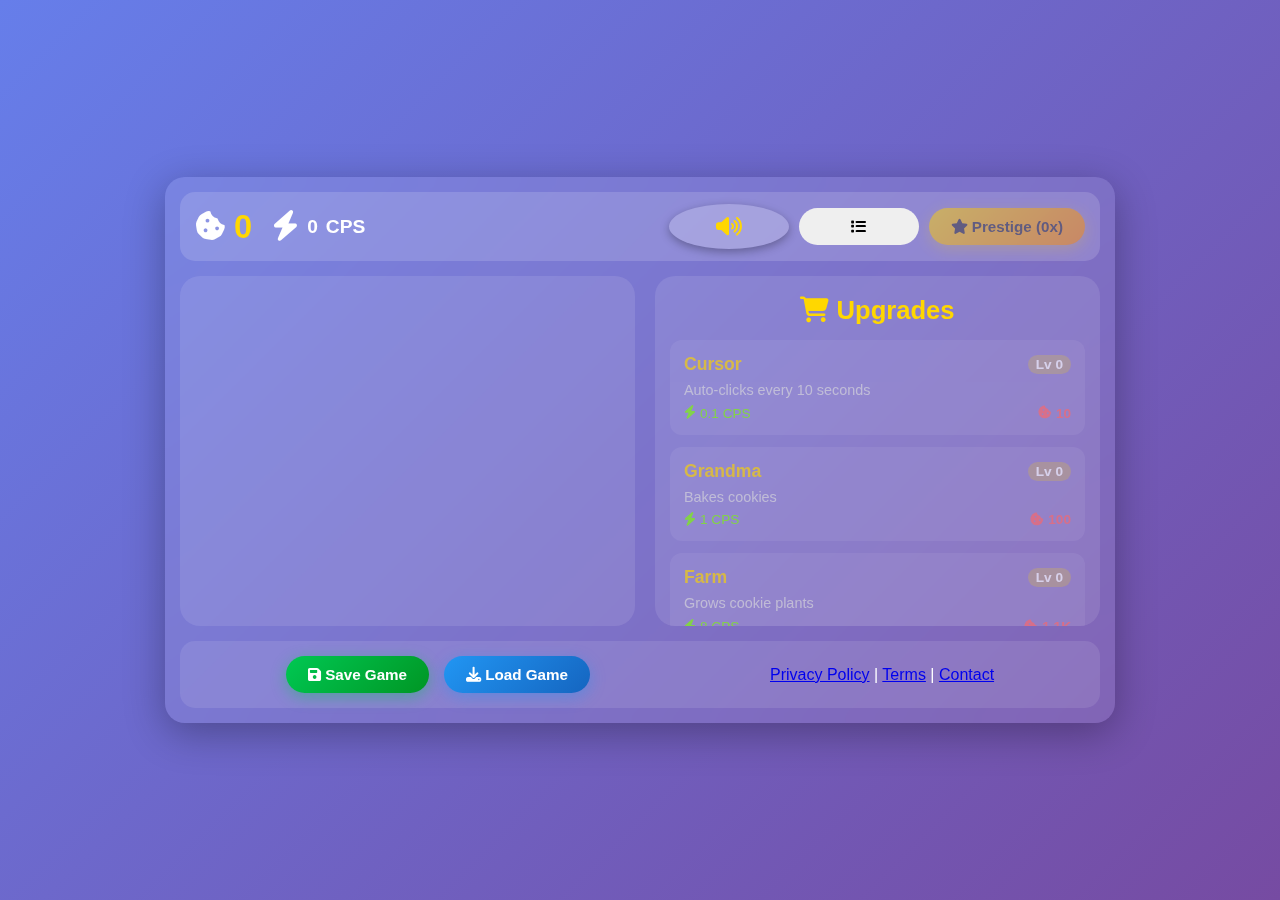
<file: index.html>
<!DOCTYPE html>
<html lang="en">
<head>
    <meta charset="UTF-8">
    <meta name="viewport" content="width=device-width, initial-scale=1.0">
    <title>Smashing Cookie - Idle Game</title>
    <link rel="stylesheet" href="style.css">
    <link rel="stylesheet" href="https://cdnjs.cloudflare.com/ajax/libs/font-awesome/6.4.0/css/all.min.css">
</head>
<body>
    <div class="game-container">
        <!-- Header Stats -->
        <div class="header">
            <div class="stats">
                <div class="stat-item">
                    <i class="fas fa-cookie-bite"></i>
                    <span id="cookie-count">0</span>
                </div>
                <div class="stat-item">
                    <i class="fas fa-bolt"></i>
                    <span id="cps">0</span> CPS
                </div>
            </div>
            <div class="header-buttons">
                <button class="btn btn-sound" id="sound-btn">
                    <i class="fas fa-volume-up"></i>
                </button>
                <button class="btn btn-toggle" id="number-toggle">
                    <i class="fas fa-list"></i>
                </button>
                <button class="btn btn-prestige" id="prestige-btn">
                    <i class="fas fa-star"></i> Prestige (0x)
                </button>
            </div>
        </div>

        <!-- Main Game Area -->
        <div class="main-game">
            <!-- Cookie Clicker -->
            <div class="cookie-area" id="cookie-clicker">
                <div class="cookie-container">
                    <div class="cookie">
                        <!-- REALISTIC CHOCOLATE CHIP COOKIE SVG -->
                        <svg class="custom-cookie" viewBox="0 0 200 200" xmlns="http://www.w3.org/2000/svg">
                            <defs>
                                <radialGradient id="cookieGrad" cx="35%" cy="35%" r="75%">
                                    <stop offset="0%" stop-color="#E6C9A8" />
                                    <stop offset="40%" stop-color="#D4A76A" />
                                    <stop offset="75%" stop-color="#B8864E" />
                                    <stop offset="100%" stop-color="#8B5E3C" />
                                </radialGradient>
                                <radialGradient id="chipGrad" cx="30%" cy="30%" r="80%">
                                    <stop offset="0%" stop-color="#6D4C41" />
                                    <stop offset="100%" stop-color="#3E2723" />
                                </radialGradient>
                                <filter id="cookieGlow" x="-50%" y="-50%" width="200%" height="200%">
                                    <feGaussianBlur stdDeviation="4" result="blur"/>
                                    <feFlood flood-color="#FFD700" flood-opacity="0.4" result="glow"/>
                                    <feComposite in="glow" in2="blur" operator="in" result="softGlow"/>
                                    <feBlend in="SourceGraphic" in2="softGlow" mode="screen"/>
                                </filter>
                            </defs>
                            
                            <!-- CRUMBLES -->
                            <circle cx="35" cy="105" r="3" fill="#B8864E" opacity="0.8" />
                            <circle cx="42" cy="135" r="2.5" fill="#B8864E" opacity="0.7" />
                            <circle cx="165" cy="85" r="3.5" fill="#B8864E" opacity="0.8" />
                            <circle cx="155" cy="145" r="2" fill="#B8864E" opacity="0.7" />
                            <circle cx="95" cy="185" r="3" fill="#B8864E" opacity="0.8" />
                            
                            <!-- IRREGULAR COOKIE BODY -->
                            <path d="M 100 20 
                                     C 135 25, 165 45, 180 75 
                                     C 192 105, 188 138, 170 162 
                                     C 152 185, 122 195, 90 192 
                                     C 58 190, 30 175, 20 145 
                                     C 8 115, 12 80, 30 55 
                                     C 45 30, 70 18, 100 20 Z" 
                                  fill="url(#cookieGrad)" filter="url(#cookieGlow)" />
                            
                            <!-- TEXTURE CRACKS -->
                            <path d="M 60 70 C 75 65, 85 75, 100 80 C 115 85, 125 80, 140 85" 
                                  stroke="#8B5E3C" stroke-width="2.5" fill="none" opacity="0.6" stroke-linecap="round" />
                            <path d="M 70 110 C 85 118, 95 115, 110 118 C 125 121, 135 118, 145 110" 
                                  stroke="#8B5E3C" stroke-width="2" fill="none" opacity="0.5" stroke-linecap="round" />
                            <path d="M 85 50 C 92 58, 100 60, 108 58 C 116 56, 122 50, 125 45" 
                                  stroke="#8B5E3C" stroke-width="1.8" fill="none" opacity="0.5" stroke-linecap="round" />
                            <path d="M 55 130 C 65 135, 75 138, 85 135 C 95 132, 100 125, 105 120" 
                                  stroke="#8B5E3C" stroke-width="2" fill="none" opacity="0.4" stroke-linecap="round" />
                            
                            <!-- 9 IRREGULAR CHOCOLATE CHIPS -->
                            <ellipse cx="60" cy="75" rx="9" ry="7" fill="url(#chipGrad)" transform="rotate(-15 60 75)" />
                            <ellipse cx="95" cy="55" rx="8" ry="10" fill="url(#chipGrad)" transform="rotate(10 95 55)" />
                            <ellipse cx="135" cy="75" rx="10" ry="8" fill="url(#chipGrad)" transform="rotate(-25 135 75)" />
                            <ellipse cx="150" cy="110" rx="9" ry="9" fill="url(#chipGrad)" transform="rotate(5 150 110)" />
                            <ellipse cx="130" cy="145" rx="8" ry="11" fill="url(#chipGrad)" transform="rotate(-10 130 145)" />
                            <ellipse cx="95" cy="160" rx="11" ry="8" fill="url(#chipGrad)" transform="rotate(15 95 160)" />
                            <ellipse cx="60" cy="140" rx="7" ry="9" fill="url(#chipGrad)" transform="rotate(-20 60 140)" />
                            <ellipse cx="45" cy="105" rx="10" ry="7" fill="url(#chipGrad)" transform="rotate(8 45 105)" />
                            <ellipse cx="110" cy="100" rx="9" ry="8" fill="url(#chipGrad)" transform="rotate(-5 110 100)" />
                            
                            <!-- MELTED CHIP HIGHLIGHTS -->
                            <ellipse cx="63" cy="73" rx="3" ry="2" fill="white" opacity="0.4" transform="rotate(-15 63 73)" />
                            <ellipse cx="138" cy="72" rx="3" ry="2" fill="white" opacity="0.3" transform="rotate(-25 138 72)" />
                            <ellipse cx="98" cy="157" rx="3" ry="2" fill="white" opacity="0.4" transform="rotate(15 98 157)" />
                            
                            <!-- SHINE HIGHLIGHT -->
                            <ellipse cx="85" cy="75" rx="28" ry="18" fill="white" opacity="0.25" transform="rotate(-25 85 75)" />
                            <ellipse cx="90" cy="80" rx="12" ry="8" fill="white" opacity="0.35" transform="rotate(-25 90 80)" />
                        </svg>
                    </div>
                    <div class="floating-cookies" id="floating-cookies"></div>
                </div>
            </div>

            <!-- Upgrades Panel -->
            <div class="upgrades-panel">
                <h2><i class="fas fa-shopping-cart"></i> Upgrades</h2>
                <div id="upgrades-list"></div>
            </div>
        </div> <!-- END MAIN-GAME -->

        <!-- ✅ FIXED: AD SLOT BELOW MAIN CONTENT (FULL WIDTH) -->
        <div class="ad-slot">
            <script async="async" data-cfasync="false" src="https://pl28691991.effectivegatecpm.com/6863120c4465d18b9dec62bda6e95bc6/invoke.js"></script>
            <div id="container-6863120c4465d18b9dec62bda6e95bc6"></div>
        </div>

        <!-- Footer -->
        <div class="footer">
            <button class="btn btn-save" id="save-btn">
                <i class="fas fa-save"></i> Save Game
            </button>
            <button class="btn btn-load" id="load-btn">
                <i class="fas fa-download"></i> Load Game
            </button>
            <span id="save-status"></span>
            
            <!-- Legal links -->
            <div class="legal-links">
                <a href="privacy-policy.html" target="_blank">Privacy Policy</a> |
                <a href="terms.html" target="_blank">Terms</a> |
                <a href="contact.html" target="_blank">Contact</a>
            </div>
        </div>
    </div>

    <script src="game.js"></script>
    <!-- Privacy-friendly analytics by Plausible -->
    <script async src="https://plausible.io/js/pa-9hrYGZviKbBUTfP8gAKfy.js"></script>
    <script>
    window.plausible=window.plausible||function(){(plausible.q=plausible.q||[]).push(arguments)},plausible.init=plausible.init||function(i){plausible.o=i||{}};
    plausible.init()
    </script>
</body>
</html>
</file>
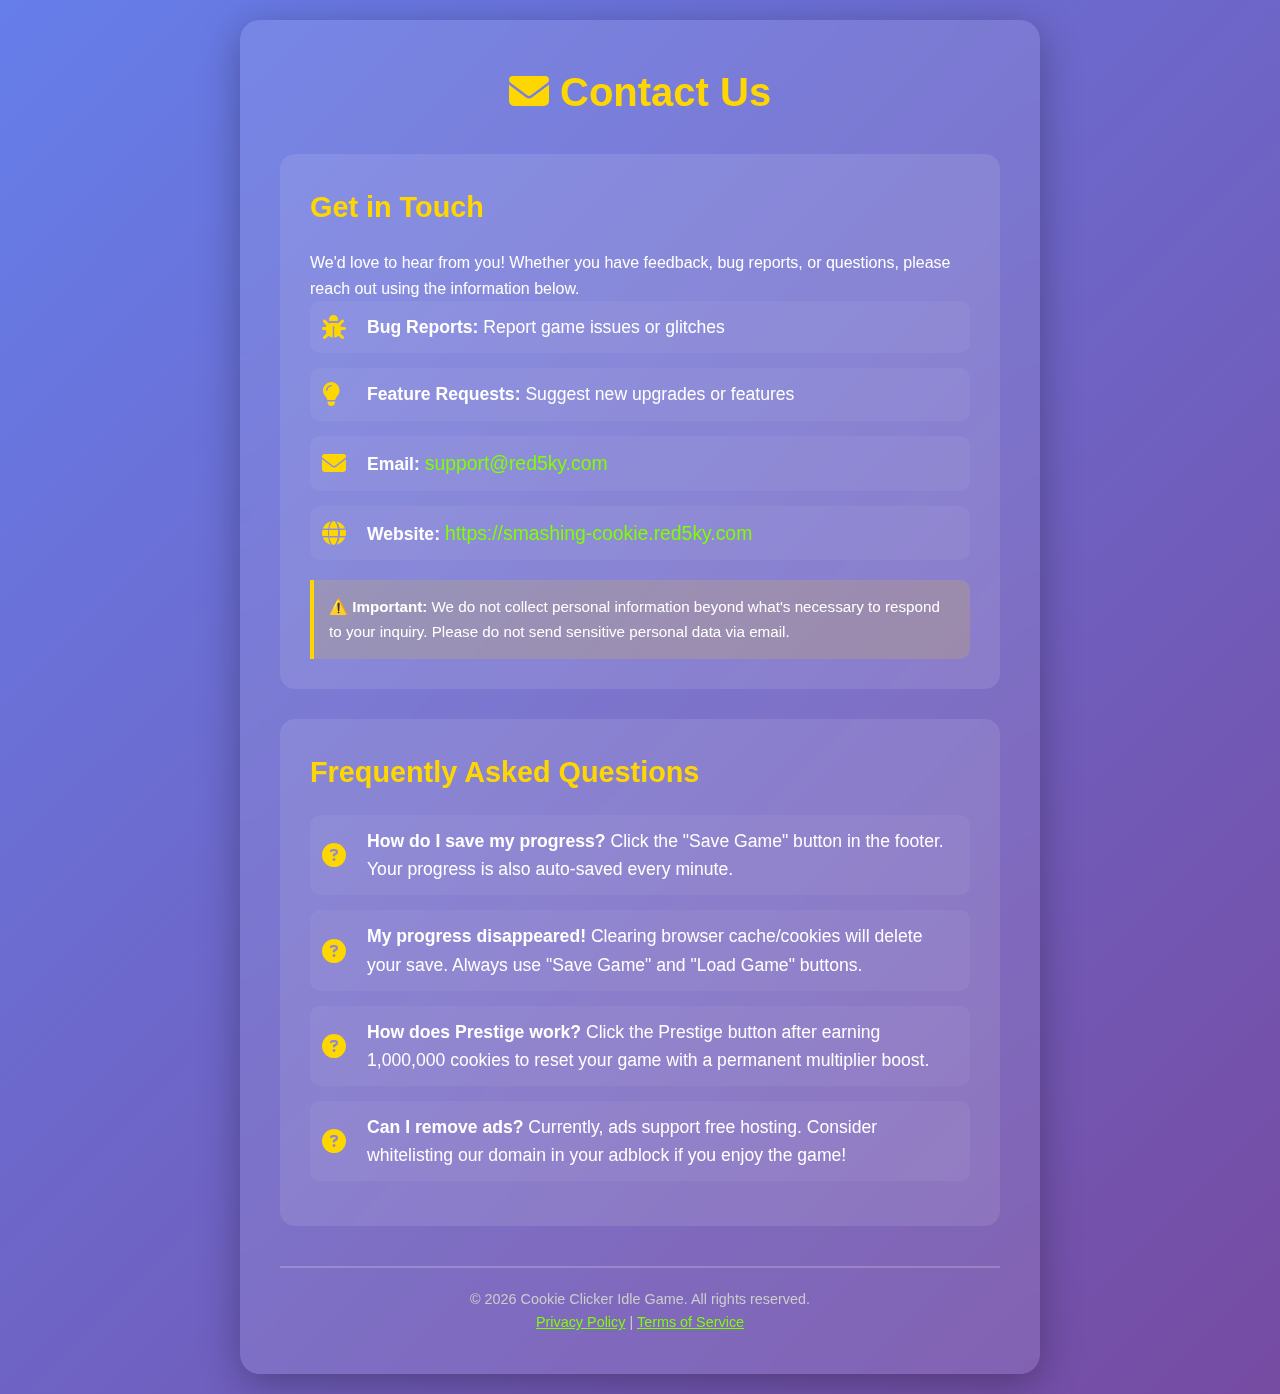
<file: contact.html>
<!DOCTYPE html>
<html lang="en">
<head>
    <meta charset="UTF-8">
    <meta name="viewport" content="width=device-width, initial-scale=1.0">
    <title>Contact Us - Smashing Cookie</title>
    <style>
        * { margin: 0; padding: 0; box-sizing: border-box; }
        body {
            font-family: 'Segoe UI', Tahoma, Geneva, Verdana, sans-serif;
            background: linear-gradient(135deg, #667eea 0%, #764ba2 100%);
            color: #fff;
            line-height: 1.6;
            padding: 20px;
        }
        .container {
            max-width: 800px;
            margin: 0 auto;
            background: rgba(255, 255, 255, 0.1);
            backdrop-filter: blur(10px);
            border-radius: 20px;
            padding: 40px;
            box-shadow: 0 10px 40px rgba(0, 0, 0, 0.3);
        }
        h1 {
            color: #ffd700;
            margin-bottom: 30px;
            font-size: 2.5em;
            text-align: center;
        }
        .contact-info {
            background: rgba(255, 255, 255, 0.1);
            border-radius: 15px;
            padding: 30px;
            margin-bottom: 30px;
        }
        h2 {
            color: #ffd700;
            margin-bottom: 20px;
            font-size: 1.8em;
        }
        .contact-item {
            margin-bottom: 15px;
            padding: 12px;
            background: rgba(255, 255, 255, 0.05);
            border-radius: 10px;
            display: flex;
            align-items: center;
            gap: 15px;
        }
        .contact-item i {
            font-size: 1.5em;
            color: #ffd700;
            min-width: 30px;
        }
        .contact-item span {
            font-size: 1.1em;
        }
        .contact-item a {
            color: #7fff00;
            text-decoration: none;
            font-size: 1.1em;
        }
        .contact-item a:hover {
            text-decoration: underline;
        }
        .note {
            background: rgba(255, 215, 0, 0.15);
            border-left: 4px solid #ffd700;
            padding: 15px;
            border-radius: 0 10px 10px 0;
            margin-top: 20px;
            font-size: 0.95em;
        }
        .footer {
            margin-top: 40px;
            text-align: center;
            padding-top: 20px;
            border-top: 2px solid rgba(255, 255, 255, 0.2);
            font-size: 0.9em;
            color: #ccc;
        }
    </style>
    <link rel="stylesheet" href="https://cdnjs.cloudflare.com/ajax/libs/font-awesome/6.4.0/css/all.min.css">
</head>
<body>
    <div class="container">
        <h1><i class="fas fa-envelope"></i> Contact Us</h1>
        
        <div class="contact-info">
            <h2>Get in Touch</h2>
            <p>We'd love to hear from you! Whether you have feedback, bug reports, or questions, please reach out using the information below.</p>
            
            <div class="contact-item">
                <i class="fas fa-bug"></i>
                <span><strong>Bug Reports:</strong> Report game issues or glitches</span>
            </div>
            
            <div class="contact-item">
                <i class="fas fa-lightbulb"></i>
                <span><strong>Feature Requests:</strong> Suggest new upgrades or features</span>
            </div>
            
            <div class="contact-item">
                <i class="fas fa-envelope"></i>
                <span><strong>Email:</strong> <a href="mailto:support@red5ky.com">support@red5ky.com</a></span>
            </div>
            
            <div class="contact-item">
                <i class="fas fa-globe"></i>
                <span><strong>Website:</strong> <a href="https://smashing-cookie.red5ky.com" target="_blank">https://smashing-cookie.red5ky.com</a></span>
            </div>
            
            <div class="note">
                <p><strong>⚠️ Important:</strong> We do not collect personal information beyond what's necessary to respond to your inquiry. Please do not send sensitive personal data via email.</p>
            </div>
        </div>

        <div class="contact-info">
            <h2>Frequently Asked Questions</h2>
            
            <div class="contact-item">
                <i class="fas fa-question-circle"></i>
                <span><strong>How do I save my progress?</strong> Click the "Save Game" button in the footer. Your progress is also auto-saved every minute.</span>
            </div>
            
            <div class="contact-item">
                <i class="fas fa-question-circle"></i>
                <span><strong>My progress disappeared!</strong> Clearing browser cache/cookies will delete your save. Always use "Save Game" and "Load Game" buttons.</span>
            </div>
            
            <div class="contact-item">
                <i class="fas fa-question-circle"></i>
                <span><strong>How does Prestige work?</strong> Click the Prestige button after earning 1,000,000 cookies to reset your game with a permanent multiplier boost.</span>
            </div>
            
            <div class="contact-item">
                <i class="fas fa-question-circle"></i>
                <span><strong>Can I remove ads?</strong> Currently, ads support free hosting. Consider whitelisting our domain in your adblock if you enjoy the game!</span>
            </div>
        </div>

        <div class="footer">
            <p>© 2026 Cookie Clicker Idle Game. All rights reserved.</p>
            <p><a href="privacy-policy.html" style="color: #7fff00;">Privacy Policy</a> | <a href="terms.html" style="color: #7fff00;">Terms of Service</a></p>
        </div>
    </div>
</body>
</html>
</file>
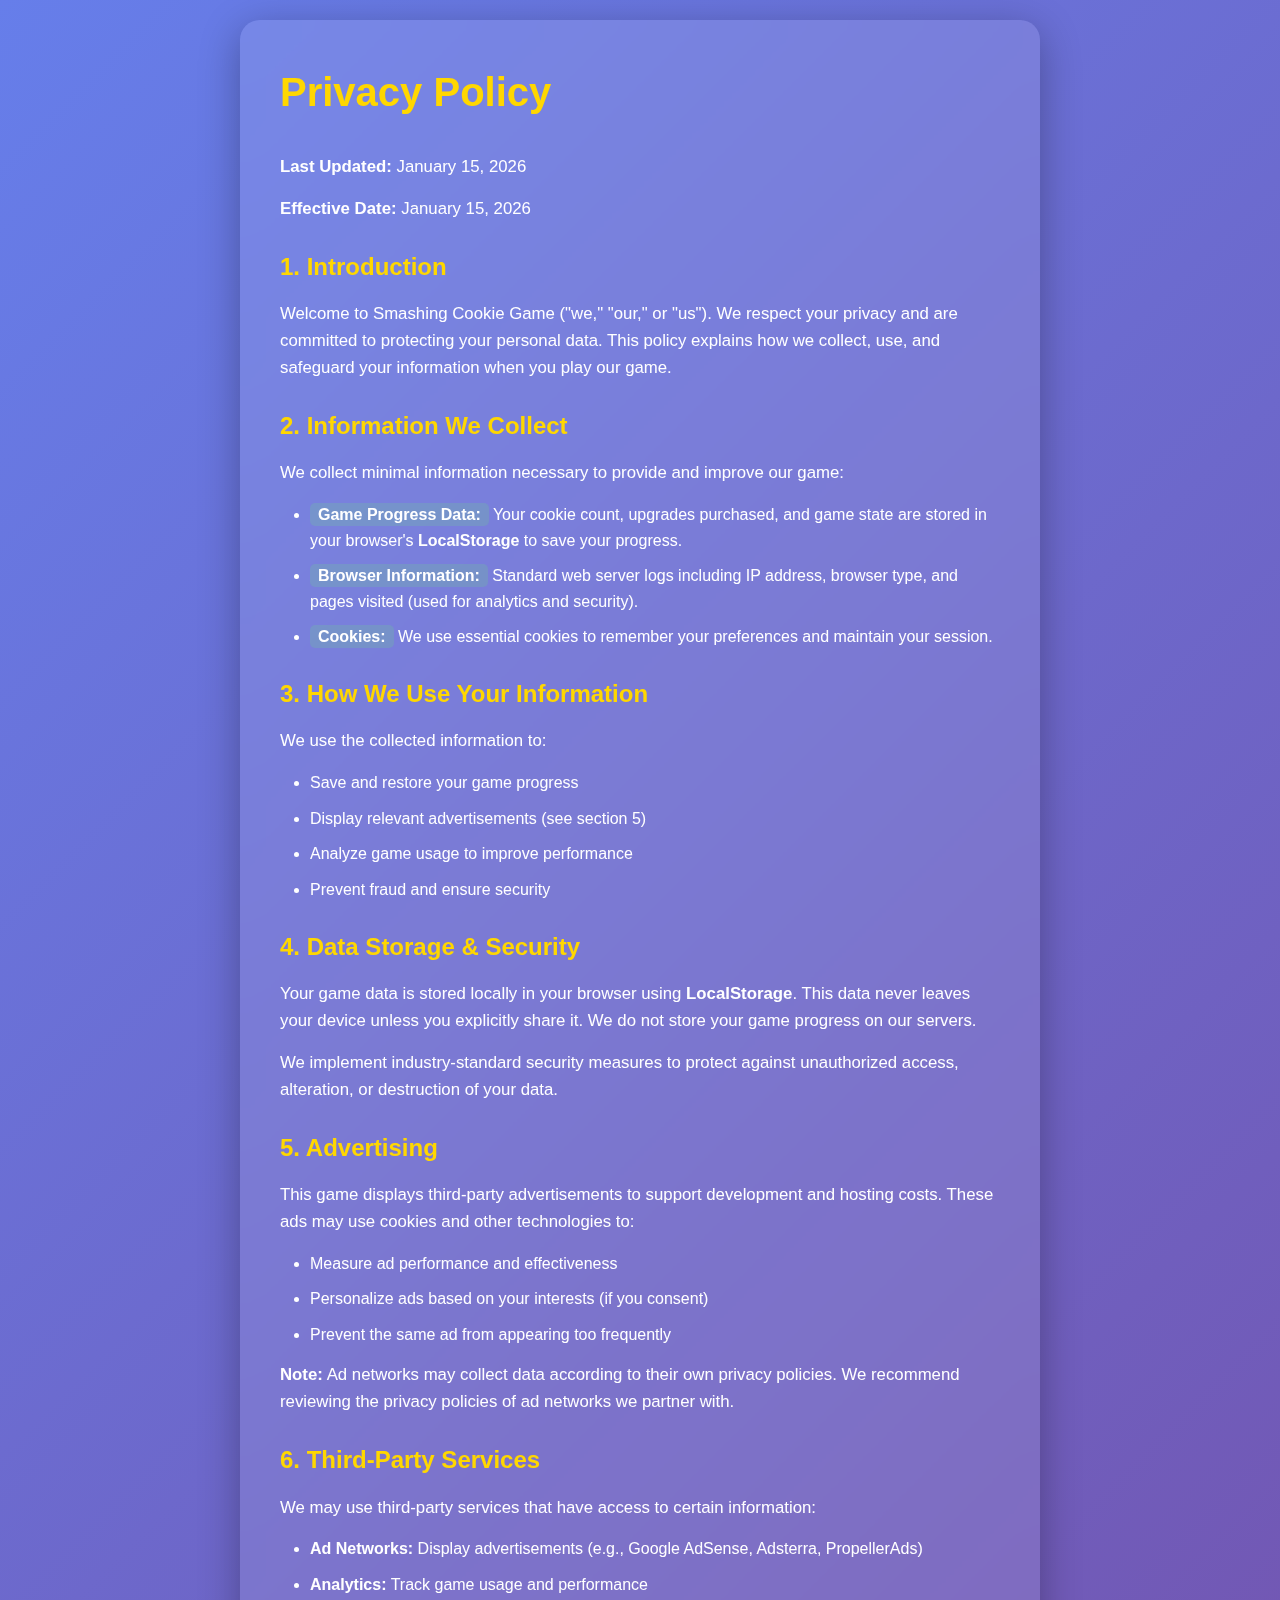
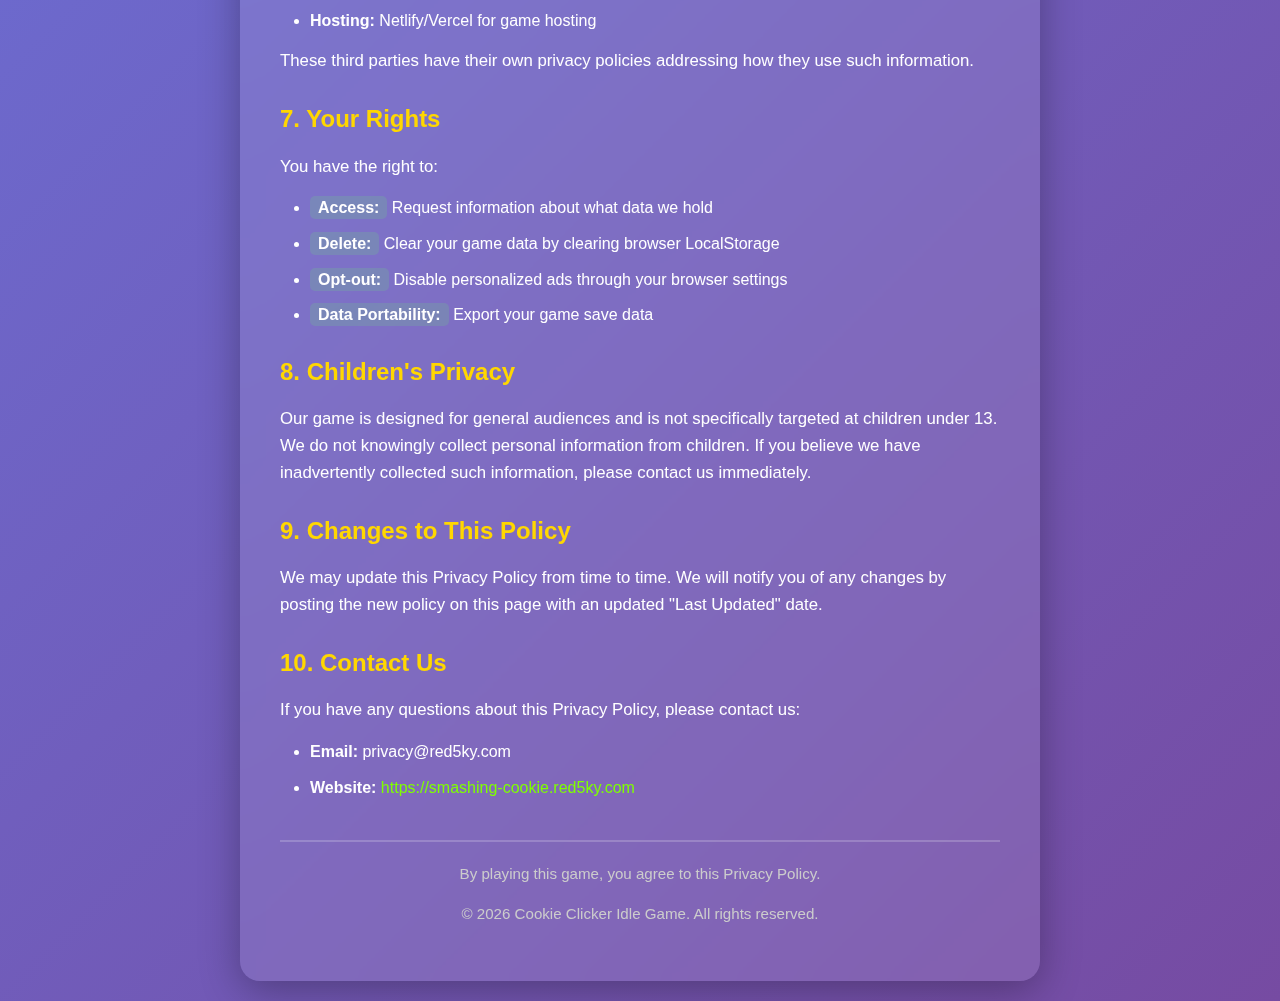
<file: privacy-policy.html>
<!DOCTYPE html>
<html lang="en">
<head>
    <meta charset="UTF-8">
    <meta name="viewport" content="width=device-width, initial-scale=1.0">
    <title>Privacy Policy - Smashing Cookie</title>
    <style>
        * { margin: 0; padding: 0; box-sizing: border-box; }
        body {
            font-family: 'Segoe UI', Tahoma, Geneva, Verdana, sans-serif;
            background: linear-gradient(135deg, #667eea 0%, #764ba2 100%);
            color: #fff;
            line-height: 1.6;
            padding: 20px;
        }
        .container {
            max-width: 800px;
            margin: 0 auto;
            background: rgba(255, 255, 255, 0.1);
            backdrop-filter: blur(10px);
            border-radius: 20px;
            padding: 40px;
            box-shadow: 0 10px 40px rgba(0, 0, 0, 0.3);
        }
        h1 {
            color: #ffd700;
            margin-bottom: 30px;
            font-size: 2.5em;
        }
        h2 {
            color: #ffd700;
            margin: 25px 0 15px 0;
            font-size: 1.5em;
        }
        p {
            margin-bottom: 15px;
            font-size: 1.05em;
        }
        ul {
            margin: 15px 0 15px 30px;
        }
        li {
            margin-bottom: 10px;
        }
        .highlight {
            background: rgba(100, 255, 100, 0.15);
            padding: 3px 8px;
            border-radius: 5px;
            font-weight: bold;
        }
        .footer {
            margin-top: 40px;
            text-align: center;
            padding-top: 20px;
            border-top: 2px solid rgba(255, 255, 255, 0.2);
            font-size: 0.9em;
            color: #ccc;
        }
        a {
            color: #7fff00;
            text-decoration: none;
        }
        a:hover {
            text-decoration: underline;
        }
    </style>
</head>
<body>
    <div class="container">
        <h1>Privacy Policy</h1>
        <p><strong>Last Updated:</strong> January 15, 2026</p>
        <p><strong>Effective Date:</strong> January 15, 2026</p>

        <h2>1. Introduction</h2>
        <p>Welcome to Smashing Cookie Game ("we," "our," or "us"). We respect your privacy and are committed to protecting your personal data. This policy explains how we collect, use, and safeguard your information when you play our game.</p>

        <h2>2. Information We Collect</h2>
        <p>We collect minimal information necessary to provide and improve our game:</p>
        <ul>
            <li><span class="highlight">Game Progress Data:</span> Your cookie count, upgrades purchased, and game state are stored in your browser's <strong>LocalStorage</strong> to save your progress.</li>
            <li><span class="highlight">Browser Information:</span> Standard web server logs including IP address, browser type, and pages visited (used for analytics and security).</li>
            <li><span class="highlight">Cookies:</span> We use essential cookies to remember your preferences and maintain your session.</li>
        </ul>

        <h2>3. How We Use Your Information</h2>
        <p>We use the collected information to:</p>
        <ul>
            <li>Save and restore your game progress</li>
            <li>Display relevant advertisements (see section 5)</li>
            <li>Analyze game usage to improve performance</li>
            <li>Prevent fraud and ensure security</li>
        </ul>

        <h2>4. Data Storage & Security</h2>
        <p>Your game data is stored locally in your browser using <strong>LocalStorage</strong>. This data never leaves your device unless you explicitly share it. We do not store your game progress on our servers.</p>
        <p>We implement industry-standard security measures to protect against unauthorized access, alteration, or destruction of your data.</p>

        <h2>5. Advertising</h2>
        <p>This game displays third-party advertisements to support development and hosting costs. These ads may use cookies and other technologies to:</p>
        <ul>
            <li>Measure ad performance and effectiveness</li>
            <li>Personalize ads based on your interests (if you consent)</li>
            <li>Prevent the same ad from appearing too frequently</li>
        </ul>
        <p><strong>Note:</strong> Ad networks may collect data according to their own privacy policies. We recommend reviewing the privacy policies of ad networks we partner with.</p>

        <h2>6. Third-Party Services</h2>
        <p>We may use third-party services that have access to certain information:</p>
        <ul>
            <li><strong>Ad Networks:</strong> Display advertisements (e.g., Google AdSense, Adsterra, PropellerAds)</li>
            <li><strong>Analytics:</strong> Track game usage and performance</li>
            <li><strong>Hosting:</strong> Netlify/Vercel for game hosting</li>
        </ul>
        <p>These third parties have their own privacy policies addressing how they use such information.</p>

        <h2>7. Your Rights</h2>
        <p>You have the right to:</p>
        <ul>
            <li><span class="highlight">Access:</span> Request information about what data we hold</li>
            <li><span class="highlight">Delete:</span> Clear your game data by clearing browser LocalStorage</li>
            <li><span class="highlight">Opt-out:</span> Disable personalized ads through your browser settings</li>
            <li><span class="highlight">Data Portability:</span> Export your game save data</li>
        </ul>

        <h2>8. Children's Privacy</h2>
        <p>Our game is designed for general audiences and is not specifically targeted at children under 13. We do not knowingly collect personal information from children. If you believe we have inadvertently collected such information, please contact us immediately.</p>

        <h2>9. Changes to This Policy</h2>
        <p>We may update this Privacy Policy from time to time. We will notify you of any changes by posting the new policy on this page with an updated "Last Updated" date.</p>

        <h2>10. Contact Us</h2>
        <p>If you have any questions about this Privacy Policy, please contact us:</p>
        <ul>
            <li><strong>Email:</strong> privacy@red5ky.com</li>
            <li><strong>Website:</strong> <a href="https://smashing-cookie.red5ky.com">https://smashing-cookie.red5ky.com</a></li>
        </ul>

        <div class="footer">
            <p>By playing this game, you agree to this Privacy Policy.</p>
            <p>© 2026 Cookie Clicker Idle Game. All rights reserved.</p>
        </div>
    </div>
</body>
</html>
</file>
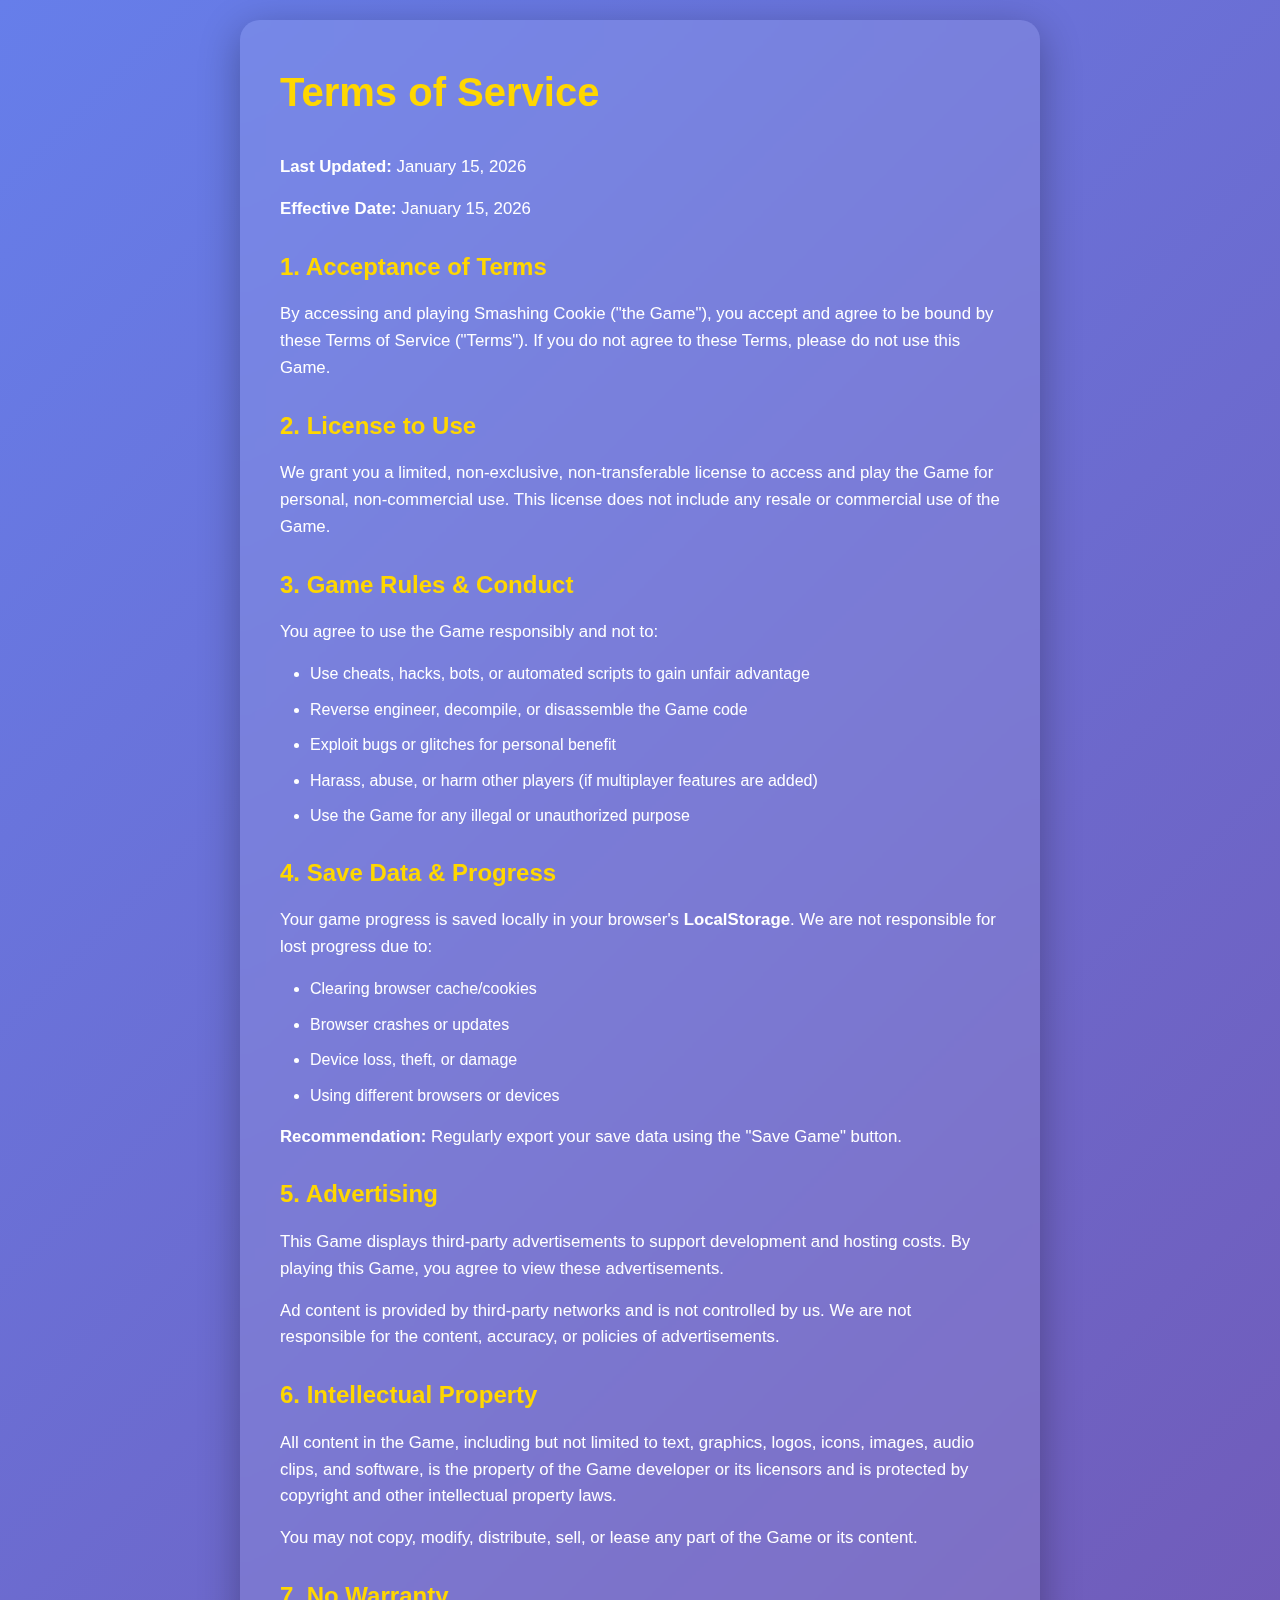
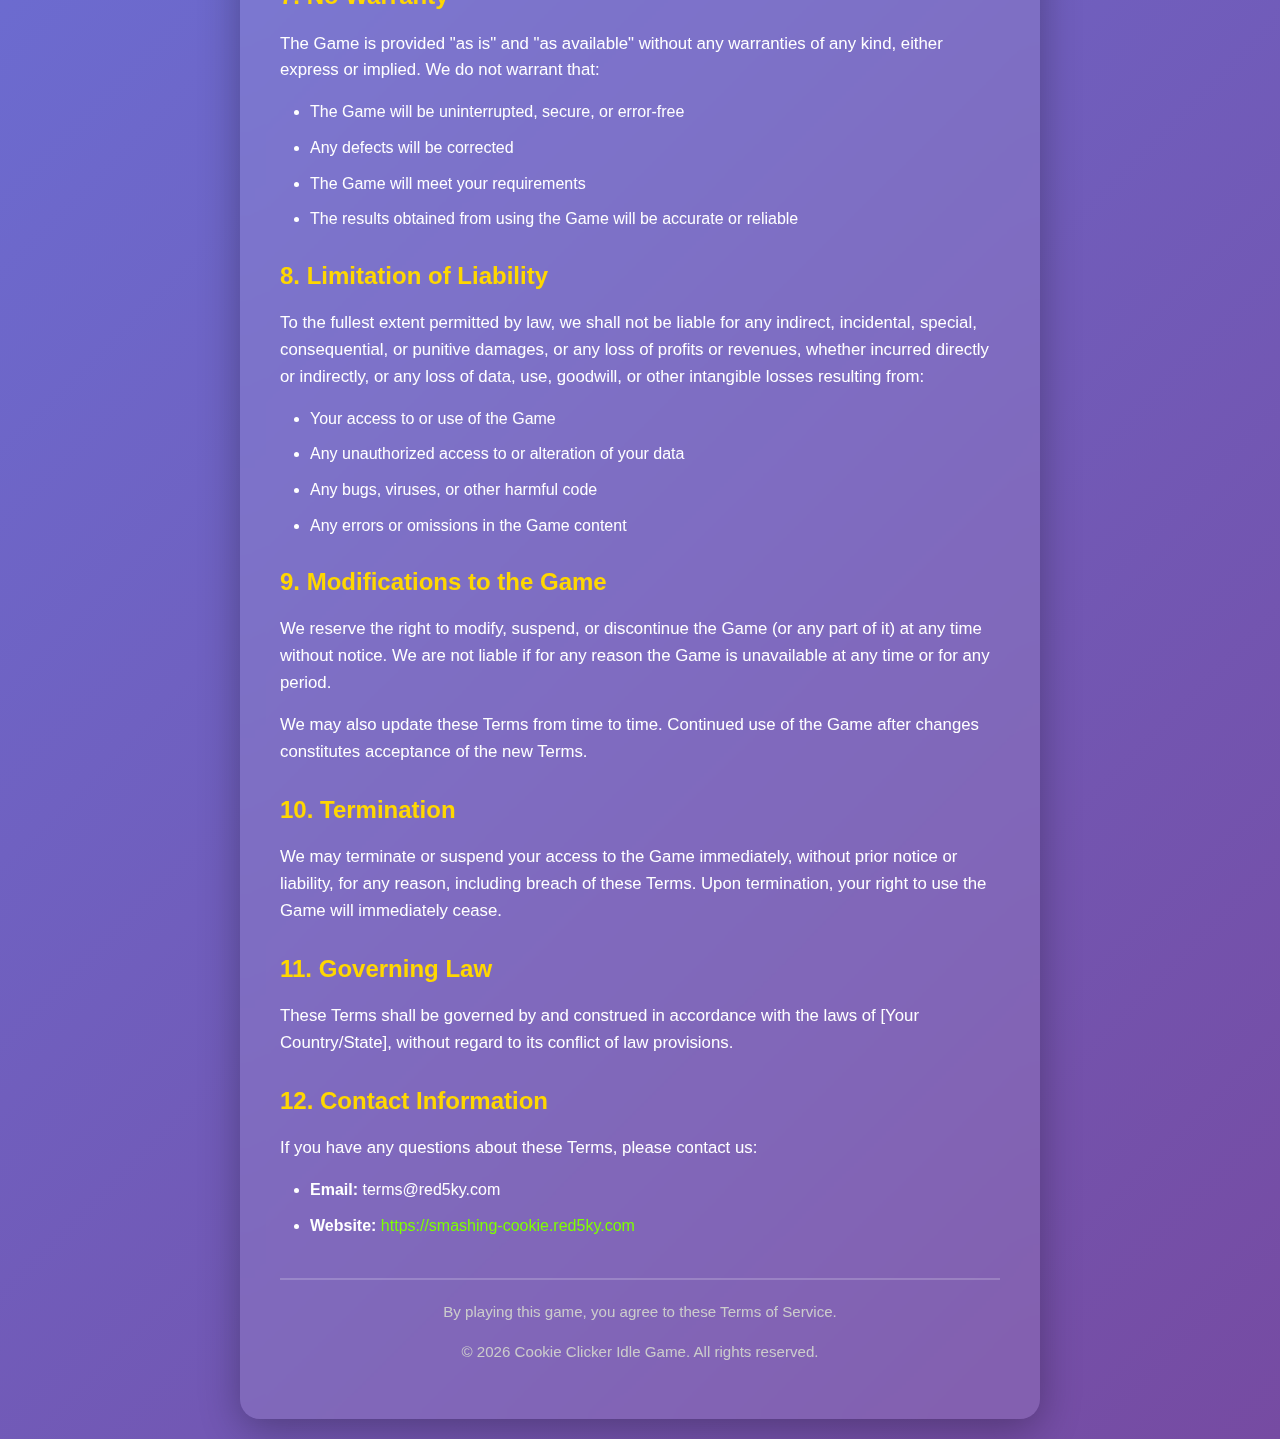
<file: terms.html>
<!DOCTYPE html>
<html lang="en">
<head>
    <meta charset="UTF-8">
    <meta name="viewport" content="width=device-width, initial-scale=1.0">
    <title>Terms of Service - Smashing Cookie</title>
    <style>
        * { margin: 0; padding: 0; box-sizing: border-box; }
        body {
            font-family: 'Segoe UI', Tahoma, Geneva, Verdana, sans-serif;
            background: linear-gradient(135deg, #667eea 0%, #764ba2 100%);
            color: #fff;
            line-height: 1.6;
            padding: 20px;
        }
        .container {
            max-width: 800px;
            margin: 0 auto;
            background: rgba(255, 255, 255, 0.1);
            backdrop-filter: blur(10px);
            border-radius: 20px;
            padding: 40px;
            box-shadow: 0 10px 40px rgba(0, 0, 0, 0.3);
        }
        h1 {
            color: #ffd700;
            margin-bottom: 30px;
            font-size: 2.5em;
        }
        h2 {
            color: #ffd700;
            margin: 25px 0 15px 0;
            font-size: 1.5em;
        }
        p {
            margin-bottom: 15px;
            font-size: 1.05em;
        }
        ul {
            margin: 15px 0 15px 30px;
        }
        li {
            margin-bottom: 10px;
        }
        .highlight {
            background: rgba(100, 255, 100, 0.15);
            padding: 3px 8px;
            border-radius: 5px;
            font-weight: bold;
        }
        .footer {
            margin-top: 40px;
            text-align: center;
            padding-top: 20px;
            border-top: 2px solid rgba(255, 255, 255, 0.2);
            font-size: 0.9em;
            color: #ccc;
        }
        a {
            color: #7fff00;
            text-decoration: none;
        }
        a:hover {
            text-decoration: underline;
        }
    </style>
</head>
<body>
    <div class="container">
        <h1>Terms of Service</h1>
        <p><strong>Last Updated:</strong> January 15, 2026</p>
        <p><strong>Effective Date:</strong> January 15, 2026</p>

        <h2>1. Acceptance of Terms</h2>
        <p>By accessing and playing Smashing Cookie     ("the Game"), you accept and agree to be bound by these Terms of Service ("Terms"). If you do not agree to these Terms, please do not use this Game.</p>

        <h2>2. License to Use</h2>
        <p>We grant you a limited, non-exclusive, non-transferable license to access and play the Game for personal, non-commercial use. This license does not include any resale or commercial use of the Game.</p>

        <h2>3. Game Rules & Conduct</h2>
        <p>You agree to use the Game responsibly and not to:</p>
        <ul>
            <li>Use cheats, hacks, bots, or automated scripts to gain unfair advantage</li>
            <li>Reverse engineer, decompile, or disassemble the Game code</li>
            <li>Exploit bugs or glitches for personal benefit</li>
            <li>Harass, abuse, or harm other players (if multiplayer features are added)</li>
            <li>Use the Game for any illegal or unauthorized purpose</li>
        </ul>

        <h2>4. Save Data & Progress</h2>
        <p>Your game progress is saved locally in your browser's <strong>LocalStorage</strong>. We are not responsible for lost progress due to:</p>
        <ul>
            <li>Clearing browser cache/cookies</li>
            <li>Browser crashes or updates</li>
            <li>Device loss, theft, or damage</li>
            <li>Using different browsers or devices</li>
        </ul>
        <p><strong>Recommendation:</strong> Regularly export your save data using the "Save Game" button.</p>

        <h2>5. Advertising</h2>
        <p>This Game displays third-party advertisements to support development and hosting costs. By playing this Game, you agree to view these advertisements.</p>
        <p>Ad content is provided by third-party networks and is not controlled by us. We are not responsible for the content, accuracy, or policies of advertisements.</p>

        <h2>6. Intellectual Property</h2>
        <p>All content in the Game, including but not limited to text, graphics, logos, icons, images, audio clips, and software, is the property of the Game developer or its licensors and is protected by copyright and other intellectual property laws.</p>
        <p>You may not copy, modify, distribute, sell, or lease any part of the Game or its content.</p>

        <h2>7. No Warranty</h2>
        <p>The Game is provided "as is" and "as available" without any warranties of any kind, either express or implied. We do not warrant that:</p>
        <ul>
            <li>The Game will be uninterrupted, secure, or error-free</li>
            <li>Any defects will be corrected</li>
            <li>The Game will meet your requirements</li>
            <li>The results obtained from using the Game will be accurate or reliable</li>
        </ul>

        <h2>8. Limitation of Liability</h2>
        <p>To the fullest extent permitted by law, we shall not be liable for any indirect, incidental, special, consequential, or punitive damages, or any loss of profits or revenues, whether incurred directly or indirectly, or any loss of data, use, goodwill, or other intangible losses resulting from:</p>
        <ul>
            <li>Your access to or use of the Game</li>
            <li>Any unauthorized access to or alteration of your data</li>
            <li>Any bugs, viruses, or other harmful code</li>
            <li>Any errors or omissions in the Game content</li>
        </ul>

        <h2>9. Modifications to the Game</h2>
        <p>We reserve the right to modify, suspend, or discontinue the Game (or any part of it) at any time without notice. We are not liable if for any reason the Game is unavailable at any time or for any period.</p>
        <p>We may also update these Terms from time to time. Continued use of the Game after changes constitutes acceptance of the new Terms.</p>

        <h2>10. Termination</h2>
        <p>We may terminate or suspend your access to the Game immediately, without prior notice or liability, for any reason, including breach of these Terms. Upon termination, your right to use the Game will immediately cease.</p>

        <h2>11. Governing Law</h2>
        <p>These Terms shall be governed by and construed in accordance with the laws of [Your Country/State], without regard to its conflict of law provisions.</p>

        <h2>12. Contact Information</h2>
        <p>If you have any questions about these Terms, please contact us:</p>
        <ul>
            <li><strong>Email:</strong> terms@red5ky.com</li>
            <li><strong>Website:</strong> <a href="https://smashing-cookie.red5ky.com">https://smashing-cookie.red5ky.com</a></li>
        </ul>

        <div class="footer">
            <p>By playing this game, you agree to these Terms of Service.</p>
            <p>© 2026 Cookie Clicker Idle Game. All rights reserved.</p>
        </div>
    </div>
</body>
</html>
</file>
<file: style.css>
* {
    margin: 0;
    padding: 0;
    box-sizing: border-box;
}

body {
    font-family: 'Segoe UI', Tahoma, Geneva, Verdana, sans-serif;
    background: linear-gradient(135deg, #667eea 0%, #764ba2 100%);
    min-height: 100vh;
    display: flex;
    justify-content: center;
    align-items: center;
    color: #fff;
    padding: 10px;
}

.game-container {
    background: rgba(255, 255, 255, 0.1);
    backdrop-filter: blur(10px);
    border-radius: 20px;
    padding: 15px;
    max-width: 950px;
    width: 95%;
    box-shadow: 0 10px 40px rgba(0, 0, 0, 0.3);
    margin: 0 auto; /* Center on page */
}

/* Header */
.header {
    display: flex;
    justify-content: space-between;
    align-items: center;
    padding: 12px 15px;
    background: rgba(255, 255, 255, 0.15);
    border-radius: 15px;
    margin-bottom: 15px;
    flex-wrap: wrap;
    gap: 10px;
}

.stats {
    display: flex;
    gap: 20px;
}

.stat-item {
    display: flex;
    align-items: center;
    gap: 8px;
    font-size: 1.2em;
    font-weight: bold;
}

.stat-item i {
    font-size: 1.6em;
}

#cookie-count {
    font-size: 1.7em;
    font-weight: bold;
    color: #ffd700;
}

/* Prestige Button */
.btn-prestige {
    background: linear-gradient(135deg, #ffd700 0%, #ff8c00 100%);
    color: #333;
    border: none;
    padding: 10px 20px;
    border-radius: 50px;
    font-size: 1em;
    font-weight: bold;
    cursor: pointer;
    transition: all 0.3s;
    box-shadow: 0 4px 15px rgba(255, 215, 0, 0.4);
    min-width: 140px;
}

.btn-prestige:hover {
    transform: scale(1.05);
    box-shadow: 0 6px 20px rgba(255, 215, 0, 0.6);
}

.btn-prestige:disabled {
    opacity: 0.5;
    cursor: not-allowed;
    transform: none;
}

/* Main Game Area */
.main-game {
    display: flex;
    gap: 20px;
    flex-wrap: wrap;
    margin-bottom: 15px;
}

/* Cookie Area - COMPACT */
.cookie-area {
    flex: 1;
    min-width: 260px;
    background: rgba(255, 255, 255, 0.1);
    border-radius: 20px;
    padding: 30px 20px;
    display: flex;
    justify-content: center;
    align-items: center;
    cursor: pointer;
    transition: all 0.2s;
    position: relative;
    overflow: hidden;
    height: 350px;
}

.cookie-area:hover {
    background: rgba(255, 255, 255, 0.15);
    transform: scale(1.02);
}

.cookie-container {
    position: relative;
    width: 200px;
    height: 200px;
    display: flex;
    justify-content: center;
    align-items: center;
}

.cookie {
    position: relative;
    z-index: 10;
}

.cookie i {
    color: #ffd700;
    transition: all 0.1s;
    animation: pulse 2s infinite;
    font-size: 6rem;
}

.cookie-area:active .cookie i {
    transform: scale(0.9);
}

/* UPGRADE VISUAL EFFECTS */
.upgrade-indicator {
    position: absolute;
    font-size: 1.8rem;
    opacity: 0;
    transform: scale(0);
    transition: all 0.5s ease-out;
    z-index: 5;
    animation: float 3s infinite ease-in-out;
}

.upgrade-indicator.visible {
    opacity: 1;
    transform: scale(1);
}

.upgrade-indicator.finger { color: #4CAF50; }
.upgrade-indicator.grandma { color: #FF5722; }
.upgrade-indicator.farm { color: #8BC34A; }
.upgrade-indicator.mine { color: #9E9E9E; }
.upgrade-indicator.factory { color: #3F51B5; }

@keyframes float {
    0%, 100% { transform: translateY(0) scale(1); }
    50% { transform: translateY(-10px) scale(1.1); }
}

@keyframes pulse {
    0%, 100% { transform: scale(1); }
    50% { transform: scale(1.05); }
}

/* Floating Cookies Animation */
.floating-cookies {
    position: absolute;
    top: 0;
    left: 0;
    width: 100%;
    height: 100%;
    pointer-events: none;
}

.floating-cookie {
    position: absolute;
    color: #ffd700;
    font-size: 1.5em;
    animation: float-up 1.5s ease-out forwards;
    opacity: 0;
}

@keyframes float-up {
    0% {
        transform: translateY(0) scale(0.5);
        opacity: 1;
    }
    100% {
        transform: translateY(-100px) scale(1);
        opacity: 0;
    }
}

/* Upgrades Panel - COMPACT */
.upgrades-panel {
    flex: 1;
    min-width: 260px;
    background: rgba(255, 255, 255, 0.1);
    border-radius: 20px;
    padding: 20px 15px;
    max-height: 350px;
    overflow-y: auto;
}

.upgrades-panel h2 {
    margin-bottom: 15px;
    text-align: center;
    font-size: 1.6em;
    color: #ffd700;
    font-weight: bold;
}

/* Upgrade Items */
.upgrade-item {
    background: rgba(255, 255, 255, 0.1);
    border-radius: 12px;
    padding: 12px;
    margin-bottom: 12px;
    cursor: pointer;
    transition: all 0.3s;
    border: 2px solid transparent;
    position: relative;
}

.upgrade-item:hover {
    background: rgba(255, 255, 255, 0.2);
    transform: translateX(5px);
}

.upgrade-header {
    display: flex;
    justify-content: space-between;
    align-items: center;
    margin-bottom: 6px;
    font-weight: bold;
}

.upgrade-name {
    font-size: 1.1em;
    color: #ffd700;
    display: flex;
    align-items: center;
    gap: 8px;
}

.upgrade-level {
    background: rgba(255, 215, 0, 0.3);
    padding: 2px 8px;
    border-radius: 15px;
    font-size: 0.85em;
    font-weight: bold;
}

.upgrade-desc {
    font-size: 0.9em;
    margin-bottom: 6px;
    color: #ddd;
    line-height: 1.3;
}

.upgrade-stats {
    display: flex;
    justify-content: space-between;
    font-size: 0.85em;
    margin-top: 4px;
}

.upgrade-cps {
    color: #7fff00;
    display: flex;
    align-items: center;
    gap: 4px;
}

.upgrade-cost {
    color: #ff6b6b;
    font-weight: bold;
    display: flex;
    align-items: center;
    gap: 4px;
}

/* GREEN HIGHLIGHT WHEN AFFORDABLE */
.upgrade-item.affordable {
    background: rgba(100, 255, 100, 0.15) !important;
    border-left: 4px solid #55cc55 !important;
    box-shadow: 0 0 10px rgba(100, 255, 100, 0.3) !important;
}

.upgrade-item.affordable:hover {
    background: rgba(100, 255, 100, 0.25) !important;
    transform: translateX(5px);
}

.upgrade-item.affordable .upgrade-cost {
    color: #55cc55 !important;
    font-weight: bold;
}

/* DISABLED STATE */
.upgrade-item.disabled {
    opacity: 0.65;
    cursor: not-allowed !important;
}

.upgrade-item.disabled:hover {
    transform: none;
    background: rgba(255, 255, 255, 0.1) !important;
}

/* Footer - COMPACT */
.footer {
    display: flex;
    justify-content: center;
    align-items: center;
    gap: 15px;
    padding: 15px;
    background: rgba(255, 255, 255, 0.1);
    border-radius: 15px;
    flex-wrap: wrap;
}

.btn {
    padding: 10px 22px;
    border: none;
    border-radius: 50px;
    font-size: 0.95em;
    font-weight: bold;
    cursor: pointer;
    transition: all 0.3s;
    min-width: 120px;
}

.btn-save {
    background: linear-gradient(135deg, #00c853 0%, #009624 100%);
    color: white;
    box-shadow: 0 4px 15px rgba(0, 200, 83, 0.4);
}

.btn-save:hover {
    transform: scale(1.05);
    box-shadow: 0 6px 20px rgba(0, 200, 83, 0.6);
}

.btn-load {
    background: linear-gradient(135deg, #2196f3 0%, #1565c0 100%);
    color: white;
    box-shadow: 0 4px 15px rgba(33, 150, 243, 0.4);
}

.btn-load:hover {
    transform: scale(1.05);
    box-shadow: 0 6px 20px rgba(33, 150, 243, 0.6);
}

#save-status {
    margin: 0 10px;
    font-size: 0.9em;
    color: #7fff00;
    min-width: 130px;
    text-align: center;
    font-weight: bold;
}

/* Scrollbar Styling */
.upgrades-panel::-webkit-scrollbar {
    width: 6px;
}

.upgrades-panel::-webkit-scrollbar-track {
    background: rgba(255, 255, 255, 0.05);
    border-radius: 10px;
}

.upgrades-panel::-webkit-scrollbar-thumb {
    background: rgba(255, 215, 0, 0.5);
    border-radius: 10px;
}

.upgrades-panel::-webkit-scrollbar-thumb:hover {
    background: rgba(255, 215, 0, 0.8);
}

/* Sound Button */
.header-buttons {
    display: flex;
    gap: 10px;
    align-items: center;
}

.btn-sound {
    background: rgba(255, 255, 255, 0.2);
    color: #ffd700;
    border: none;
    width: 45px;
    height: 45px;
    border-radius: 50%;
    font-size: 1.3em;
    cursor: pointer;
    transition: all 0.3s;
    display: flex;
    justify-content: center;
    align-items: center;
    box-shadow: 0 3px 10px rgba(0, 0, 0, 0.3);
}

.btn-sound:hover {
    background: rgba(255, 255, 255, 0.3);
    transform: scale(1.1);
}

.btn-sound.muted {
    color: #ff6b6b;
    opacity: 0.7;
}

/* Responsive Design */
@media (max-width: 768px) {
    .main-game {
        flex-direction: column;
    }
    
    .cookie-area, .upgrades-panel {
        min-width: 100%;
        height: auto;
    }
    
    .cookie-area {
        padding: 25px 15px;
        height: 300px;
    }
    
    .cookie i {
        font-size: 5rem;
    }
    
    .header {
        flex-direction: column;
        text-align: center;
    }
    
    .stats {
        width: 100%;
        justify-content: space-around;
    }
    
    .footer {
        flex-direction: column;
        gap: 10px;
    }
    
    .btn {
        width: 100%;
        max-width: 250px;
    }
}
/* ===== ROTATING UPGRADE CIRCLES ===== */
.cookie-container {
    position: relative;
    width: 200px;
    height: 200px;
    display: flex;
    justify-content: center;
    align-items: center;
}

/* ROTATION CONTAINERS - Each layer rotates independently */
.rotation-layer {
    position: absolute;
    width: 100%;
    height: 100%;
    display: flex;
    justify-content: center;
    align-items: center;
    transform-origin: center;
}

/* LAYER 1: Cursor (Fingers) - Rotates clockwise */
.layer-1 {
    animation: rotate-clockwise 20s linear infinite;
}

/* LAYER 2: Grandma - Rotates counter-clockwise */
.layer-2 {
    animation: rotate-counter 25s linear infinite;
}

/* LAYER 3: Farm - Rotates clockwise */
.layer-3 {
    animation: rotate-clockwise 30s linear infinite;
}

/* LAYER 4: Mine - Rotates counter-clockwise */
.layer-4 {
    animation: rotate-counter 35s linear infinite;
}

/* LAYER 5: Factory - Rotates clockwise */
.layer-5 {
    animation: rotate-clockwise 40s linear infinite;
}

/* LAYER 6: Bank - Rotates counter-clockwise */
.layer-6 {
    animation: rotate-counter 45s linear infinite;
}

/* LAYER 7: Temple - Rotates clockwise */
.layer-7 {
    animation: rotate-clockwise 50s linear infinite;
}

/* LAYER 8: Wizard - Rotates counter-clockwise */
.layer-8 {
    animation: rotate-counter 55s linear infinite;
}

@keyframes rotate-clockwise {
    0% { transform: rotate(0deg); }
    100% { transform: rotate(360deg); }
}

@keyframes rotate-counter {
    0% { transform: rotate(0deg); }
    100% { transform: rotate(-360deg); }
}

/* INDICATOR STYLES */
.upgrade-indicator {
    position: absolute;
    font-size: 1.8rem;
    opacity: 1;
    z-index: 5;
    text-shadow: 0 2px 8px rgba(0, 0, 0, 0.5);
    transition: all 0.3s ease;
}

/* Position indicators on different radii based on layer */
.layer-1 .upgrade-indicator { font-size: 1.6rem; }
.layer-2 .upgrade-indicator { font-size: 1.7rem; }
.layer-3 .upgrade-indicator { font-size: 1.8rem; }
.layer-4 .upgrade-indicator { font-size: 1.9rem; }
.layer-5 .upgrade-indicator { font-size: 2rem; }
.layer-6 .upgrade-indicator { font-size: 2.1rem; }
.layer-7 .upgrade-indicator { font-size: 2.2rem; }
.layer-8 .upgrade-indicator { font-size: 2.3rem; }

/* Hover effect on cookie area shows all indicators */
.cookie-area:hover .upgrade-indicator {
    transform: scale(1.2);
    text-shadow: 0 0 15px rgba(255, 215, 0, 0.8);
}

/* Colors for each layer */
.layer-1 .upgrade-indicator { color: #4CAF50; }    /* Green fingers */
.layer-2 .upgrade-indicator { color: #FF5722; }    /* Orange grandmas */
.layer-3 .upgrade-indicator { color: #8BC34A; }    /* Light green farms */
.layer-4 .upgrade-indicator { color: #9E9E9E; }    /* Grey mines */
.layer-5 .upgrade-indicator { color: #3F51B5; }    /* Blue factories */
.layer-6 .upgrade-indicator { color: #FF9800; }    /* Orange banks */
.layer-7 .upgrade-indicator { color: #9C27B0; }    /* Purple temples */
.layer-8 .upgrade-indicator { color: #3F51B5; }    /* Blue wizards */

/* Responsive Design */
@media (max-width: 768px) {
    .main-game {
        flex-direction: column;
    }
    
    .cookie-area, .upgrades-panel {
        min-width: 100%;
        height: auto;
    }
    
    .cookie-area {
        padding: 25px 15px;
        height: 280px;
    }
    
    .cookie i {
        font-size: 5rem;
    }
    
    .header {
        flex-direction: column;
        text-align: center;
    }
    
    .stats {
        width: 100%;
        justify-content: space-around;
    }
    
    .footer {
        flex-direction: column;
        gap: 10px;
    }
    
    .btn {
        width: 100%;
        max-width: 250px;
    }
    
    /* ===== CRITICAL: Fix mobile scrolling ===== */
    body {
        height: auto;
        min-height: 100vh;
        overflow-y: auto;
        -webkit-overflow-scrolling: touch; /* iOS smooth scrolling */
    }
    
    .game-container {
        max-height: none; /* Remove height restriction */
        min-height: 100vh;
        overflow-y: visible; /* Allow content to expand */
        padding-bottom: 30px; /* Extra space at bottom */
    }
    
    .upgrades-panel {
        max-height: 300px; /* Slightly smaller on mobile */
    }
}
</file>
